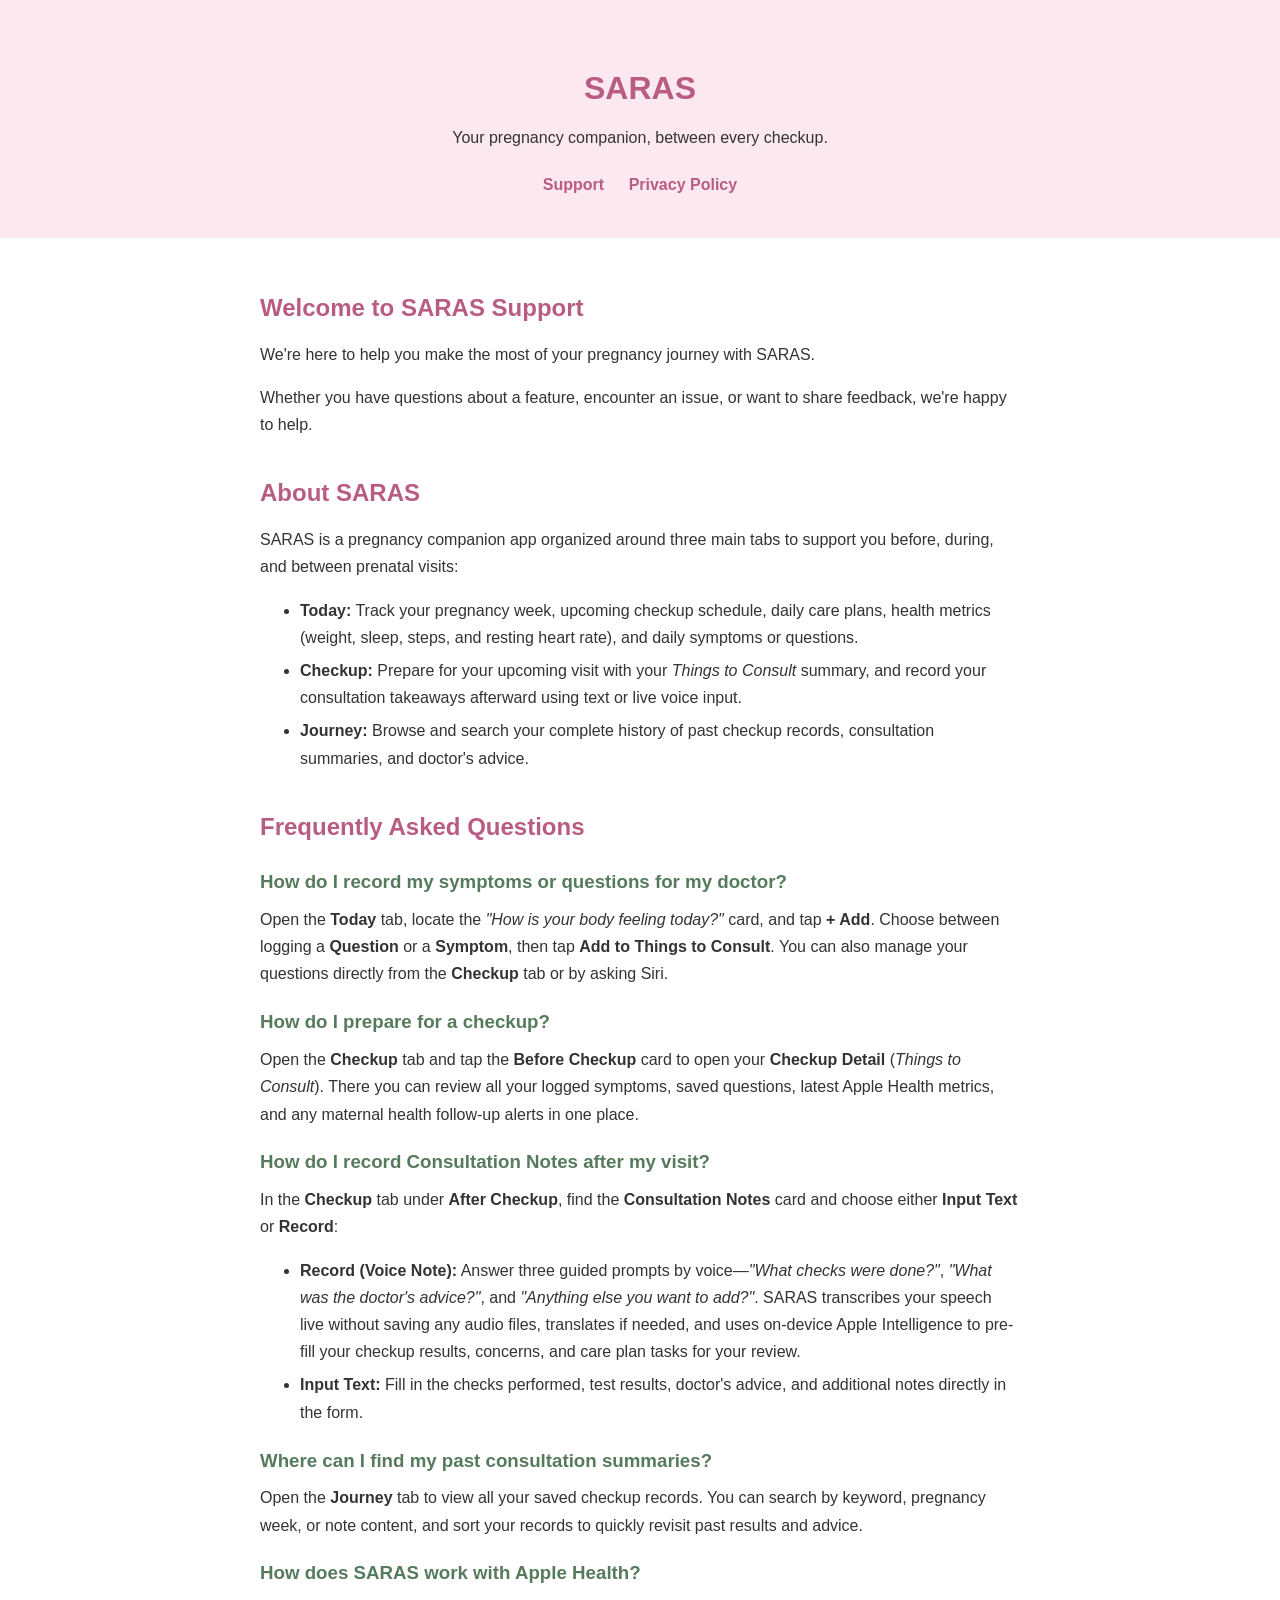
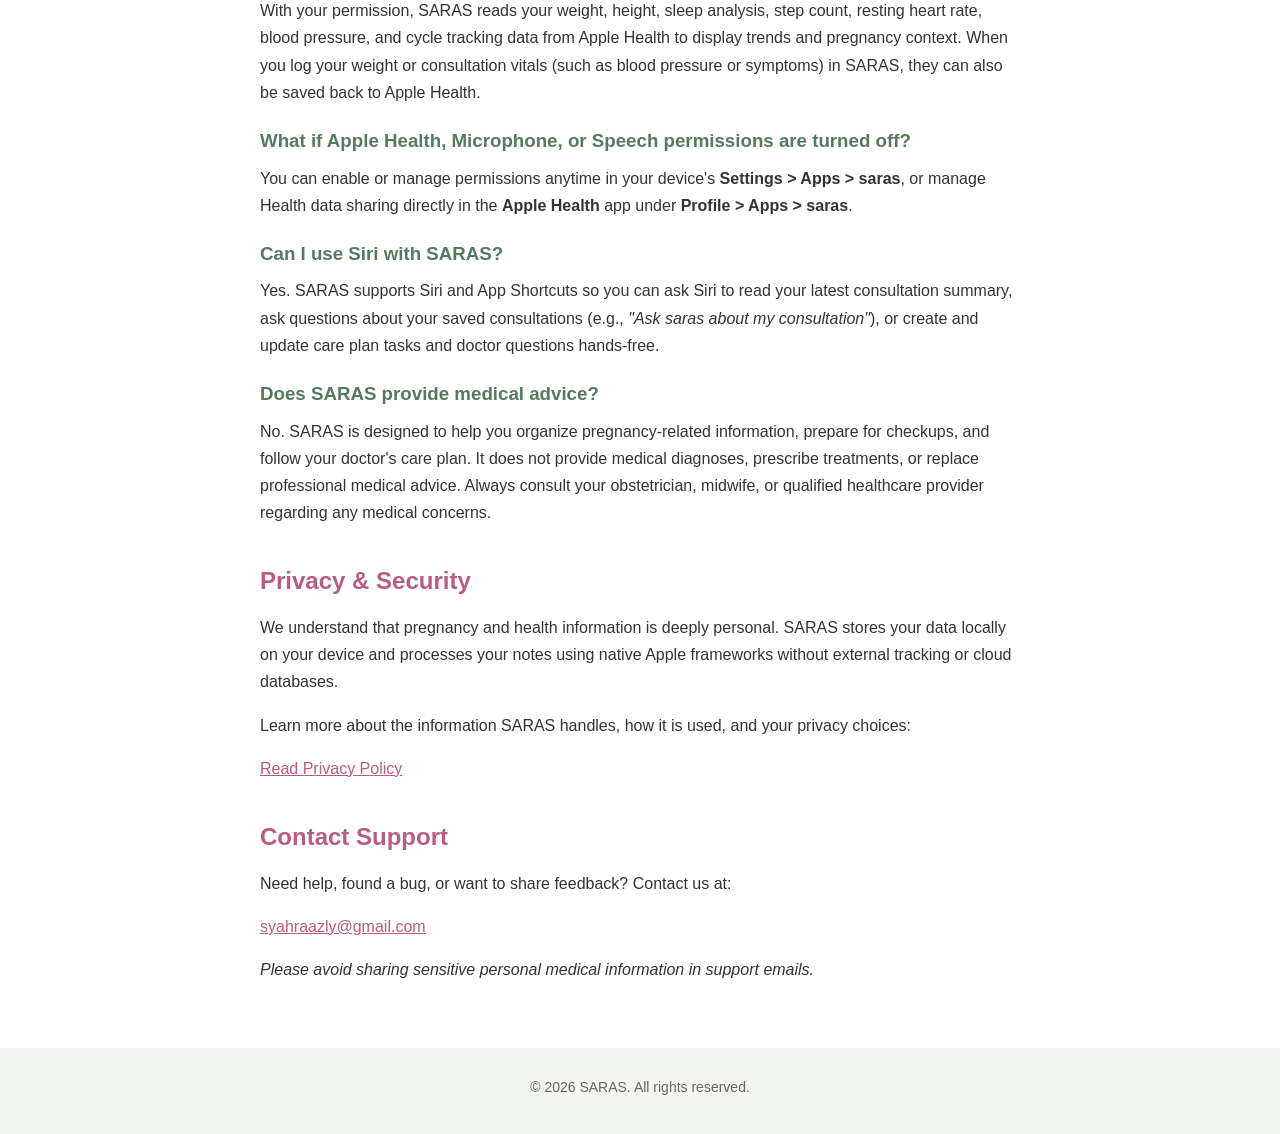
<file: index.html>
<!DOCTYPE html>
<html lang="en">
<head>
  <meta charset="UTF-8">
  <meta name="viewport" content="width=device-width, initial-scale=1.0">
  <title>SARAS - Support</title>
  <link rel="stylesheet" href="style.css">
</head>
<body>

  <header>
    <h1>SARAS</h1>
    <p>Your pregnancy companion, between every checkup.</p>

    <nav>
      <a href="index.html">Support</a>
      <a href="privacy.html">Privacy Policy</a>
    </nav>
  </header>

  <main>
    <section>
      <h2>Welcome to SARAS Support</h2>
      <p>
        We're here to help you make the most of your pregnancy journey with
        SARAS.
      </p>
      <p>
        Whether you have questions about a feature, encounter an issue, or want
        to share feedback, we're happy to help.
      </p>
    </section>

    <section>
      <h2>About SARAS</h2>
      <p>
        SARAS is a pregnancy companion app organized around three main tabs to
        support you before, during, and between prenatal visits:
      </p>
      <ul>
        <li>
          <strong>Today:</strong> Track your pregnancy week, upcoming checkup
          schedule, daily care plans, health metrics (weight, sleep, steps, and
          resting heart rate), and daily symptoms or questions.
        </li>
        <li>
          <strong>Checkup:</strong> Prepare for your upcoming visit with your
          <em>Things to Consult</em> summary, and record your consultation
          takeaways afterward using text or live voice input.
        </li>
        <li>
          <strong>Journey:</strong> Browse and search your complete history of
          past checkup records, consultation summaries, and doctor's advice.
        </li>
      </ul>
    </section>

    <section>
      <h2>Frequently Asked Questions</h2>

      <h3>How do I record my symptoms or questions for my doctor?</h3>
      <p>
        Open the <strong>Today</strong> tab, locate the
        <em>"How is your body feeling today?"</em> card, and tap
        <strong>+ Add</strong>. Choose between logging a
        <strong>Question</strong> or a <strong>Symptom</strong>, then tap
        <strong>Add to Things to Consult</strong>. You can also manage your
        questions directly from the <strong>Checkup</strong> tab or by asking
        Siri.
      </p>

      <h3>How do I prepare for a checkup?</h3>
      <p>
        Open the <strong>Checkup</strong> tab and tap the
        <strong>Before Checkup</strong> card to open your
        <strong>Checkup Detail</strong> (<em>Things to Consult</em>). There you
        can review all your logged symptoms, saved questions, latest Apple
        Health metrics, and any maternal health follow-up alerts in one place.
      </p>

      <h3>How do I record Consultation Notes after my visit?</h3>
      <p>
        In the <strong>Checkup</strong> tab under <strong>After Checkup</strong>,
        find the <strong>Consultation Notes</strong> card and choose either
        <strong>Input Text</strong> or <strong>Record</strong>:
      </p>
      <ul>
        <li>
          <strong>Record (Voice Note):</strong> Answer three guided prompts by
          voice—<em>"What checks were done?"</em>,
          <em>"What was the doctor's advice?"</em>, and
          <em>"Anything else you want to add?"</em>. SARAS transcribes your
          speech live without saving any audio files, translates if needed, and
          uses on-device Apple Intelligence to pre-fill your checkup results,
          concerns, and care plan tasks for your review.
        </li>
        <li>
          <strong>Input Text:</strong> Fill in the checks performed, test
          results, doctor's advice, and additional notes directly in the form.
        </li>
      </ul>

      <h3>Where can I find my past consultation summaries?</h3>
      <p>
        Open the <strong>Journey</strong> tab to view all your saved checkup
        records. You can search by keyword, pregnancy week, or note content, and
        sort your records to quickly revisit past results and advice.
      </p>

      <h3>How does SARAS work with Apple Health?</h3>
      <p>
        With your permission, SARAS reads your weight, height, sleep analysis,
        step count, resting heart rate, blood pressure, and cycle tracking data
        from Apple Health to display trends and pregnancy context. When you log
        your weight or consultation vitals (such as blood pressure or symptoms)
        in SARAS, they can also be saved back to Apple Health.
      </p>

      <h3>What if Apple Health, Microphone, or Speech permissions are turned off?</h3>
      <p>
        You can enable or manage permissions anytime in your device's
        <strong>Settings &gt; Apps &gt; saras</strong>, or manage Health data
        sharing directly in the <strong>Apple Health</strong> app under
        <strong>Profile &gt; Apps &gt; saras</strong>.
      </p>

      <h3>Can I use Siri with SARAS?</h3>
      <p>
        Yes. SARAS supports Siri and App Shortcuts so you can ask Siri to read
        your latest consultation summary, ask questions about your saved
        consultations (e.g., <em>"Ask saras about my consultation"</em>), or
        create and update care plan tasks and doctor questions hands-free.
      </p>

      <h3>Does SARAS provide medical advice?</h3>
      <p>
        No. SARAS is designed to help you organize pregnancy-related
        information, prepare for checkups, and follow your doctor's care plan.
        It does not provide medical diagnoses, prescribe treatments, or replace
        professional medical advice. Always consult your obstetrician, midwife,
        or qualified healthcare provider regarding any medical concerns.
      </p>
    </section>

    <section>
      <h2>Privacy &amp; Security</h2>
      <p>
        We understand that pregnancy and health information is deeply personal.
        SARAS stores your data locally on your device and processes your notes
        using native Apple frameworks without external tracking or cloud
        databases.
      </p>
      <p>
        Learn more about the information SARAS handles, how it is used, and
        your privacy choices:
      </p>

      <p>
        <a href="privacy.html">Read Privacy Policy</a>
      </p>
    </section>

    <section>
      <h2>Contact Support</h2>
      <p>
        Need help, found a bug, or want to share feedback? Contact us at:
      </p>

      <p>
        <a href="mailto:syahraazly@gmail.com">
          syahraazly@gmail.com
        </a>
      </p>

      <p>
        <em>Please avoid sharing sensitive personal medical information in support emails.</em>
      </p>
    </section>
  </main>

  <footer>
    <p>&copy; 2026 SARAS. All rights reserved.</p>
  </footer>

</body>
</html>
</file>
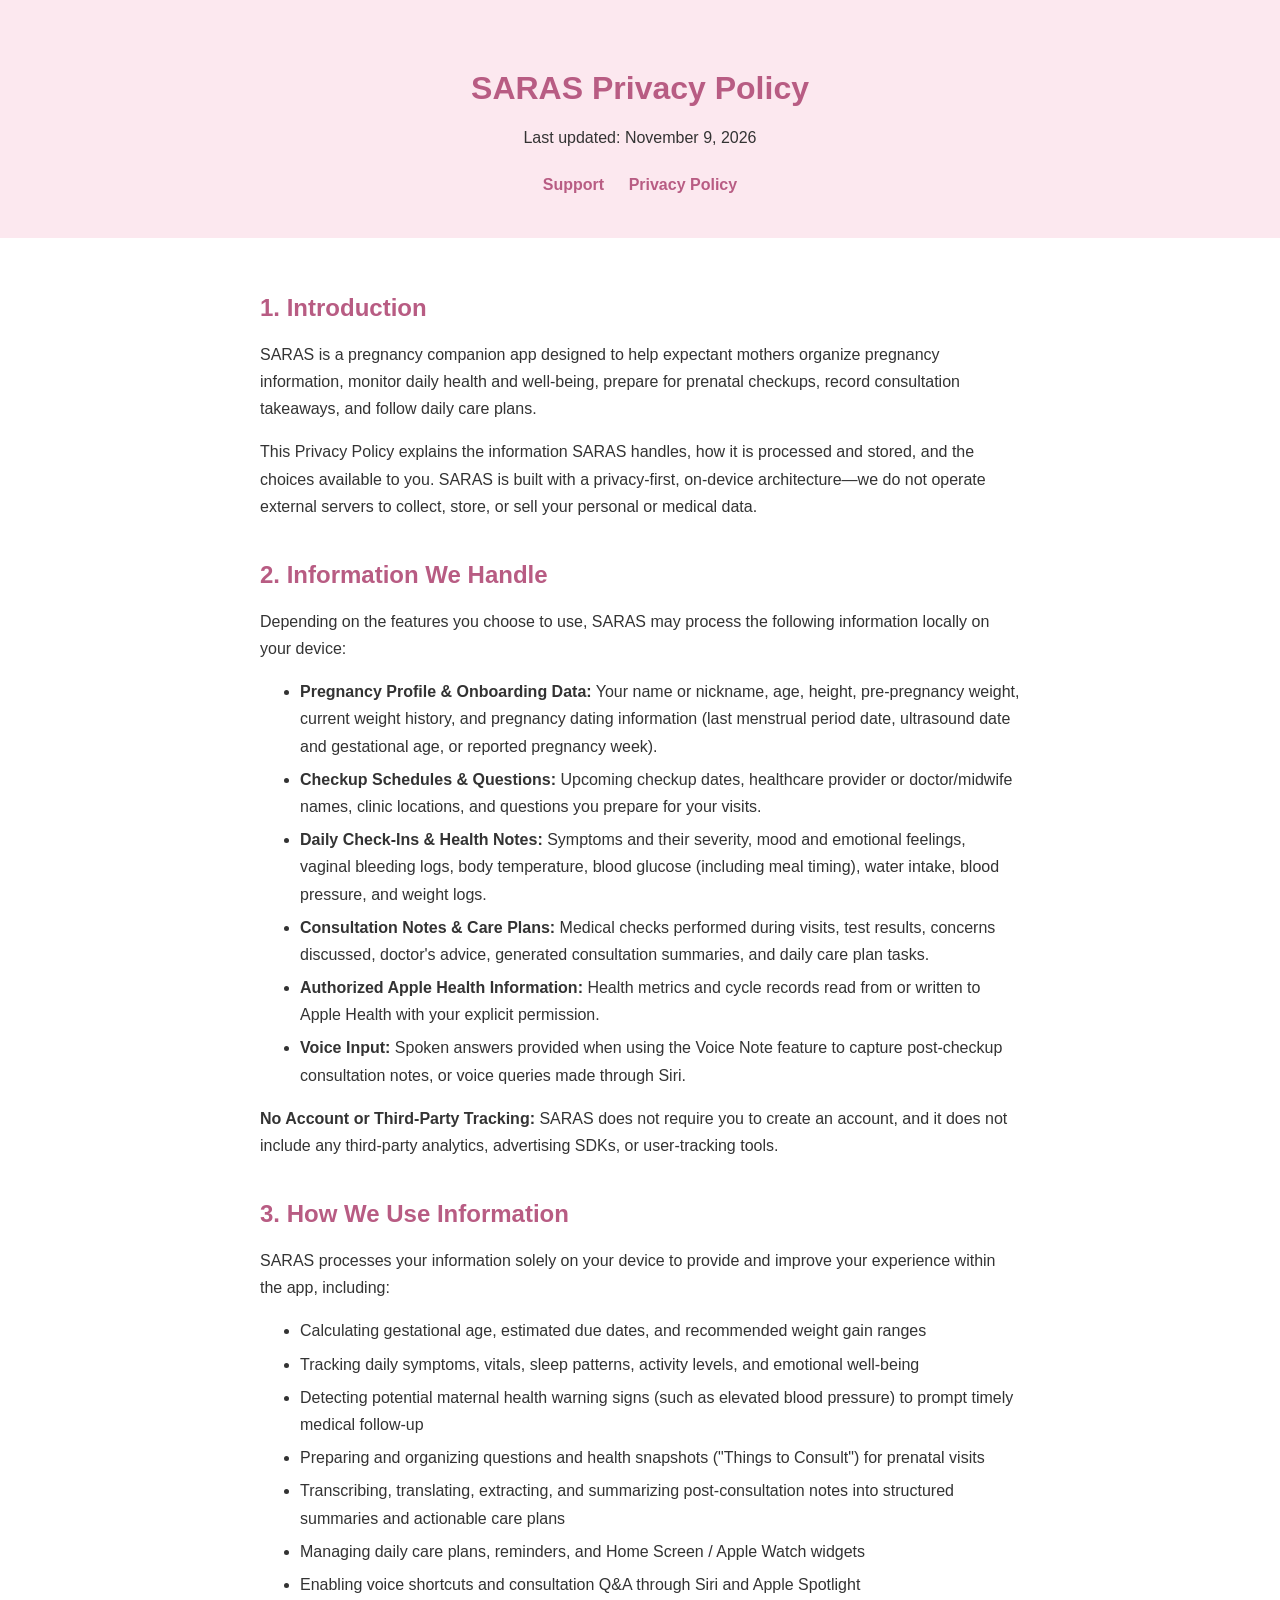
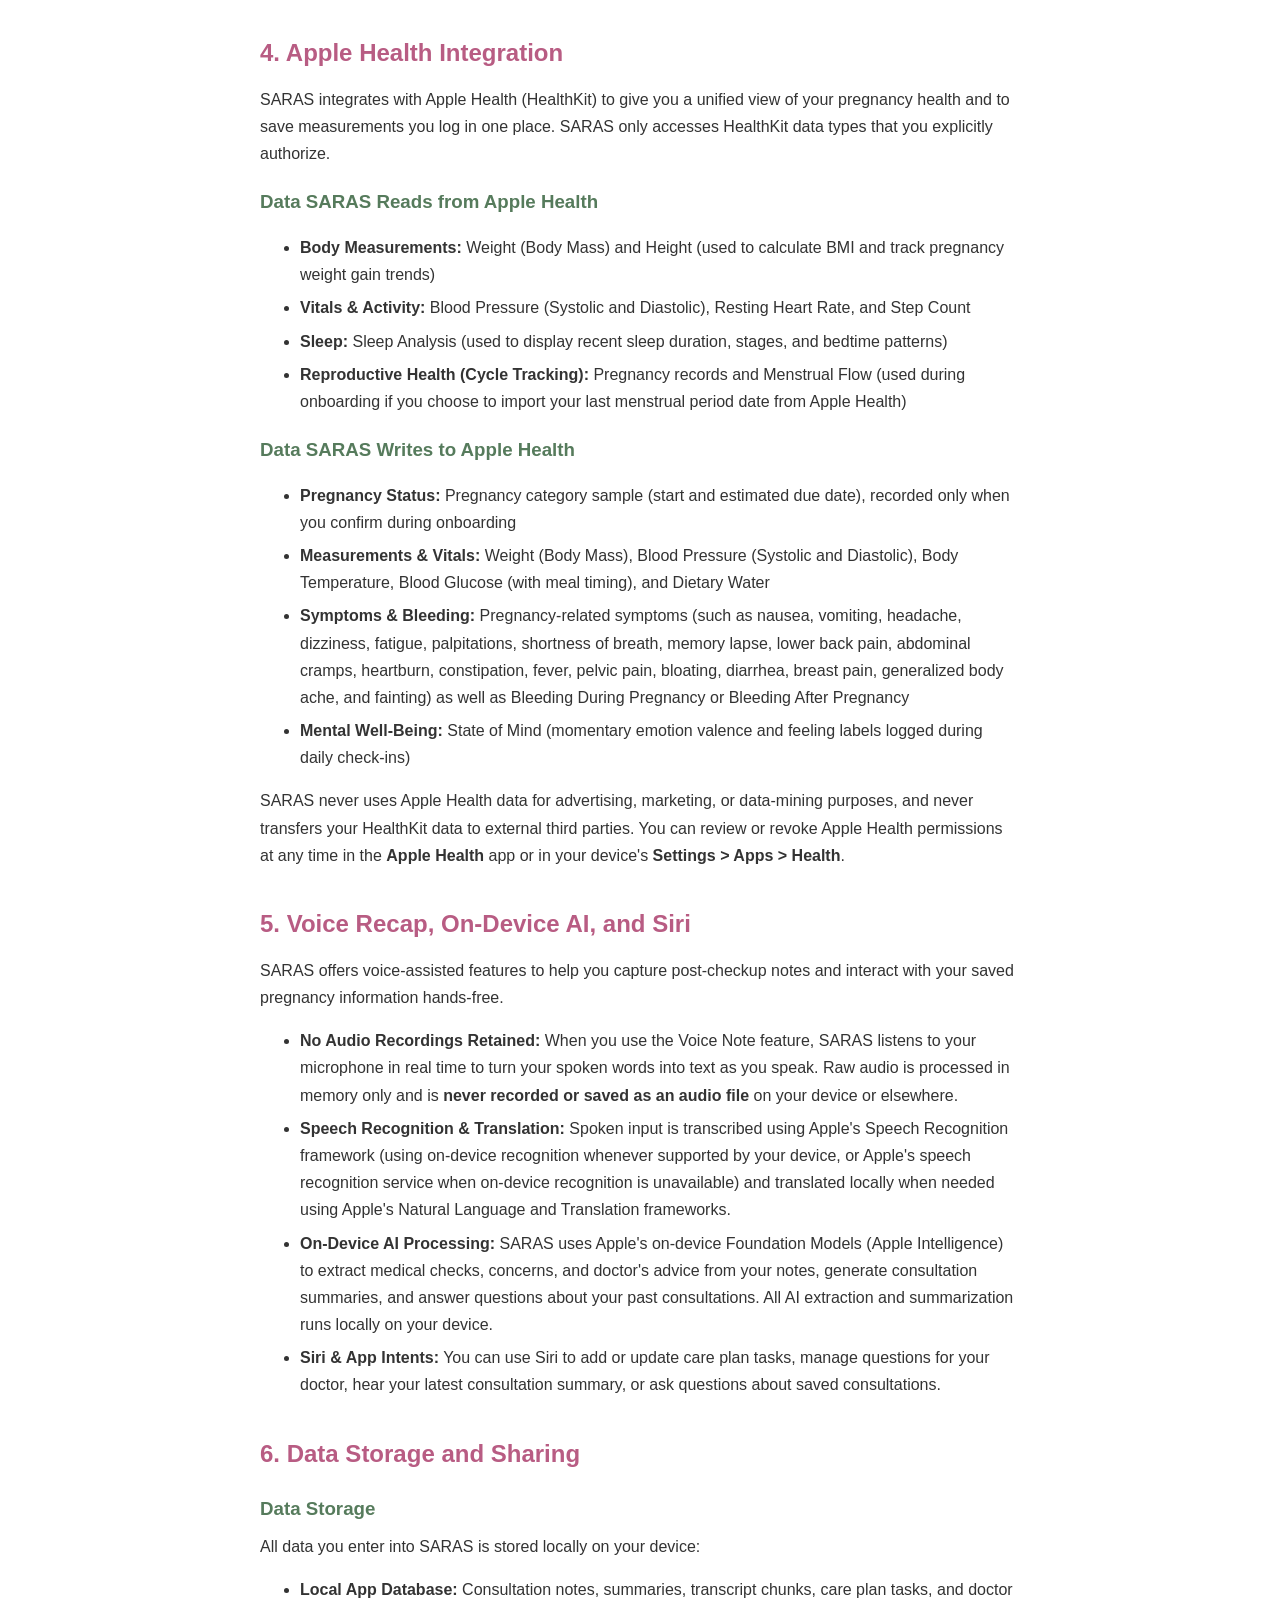
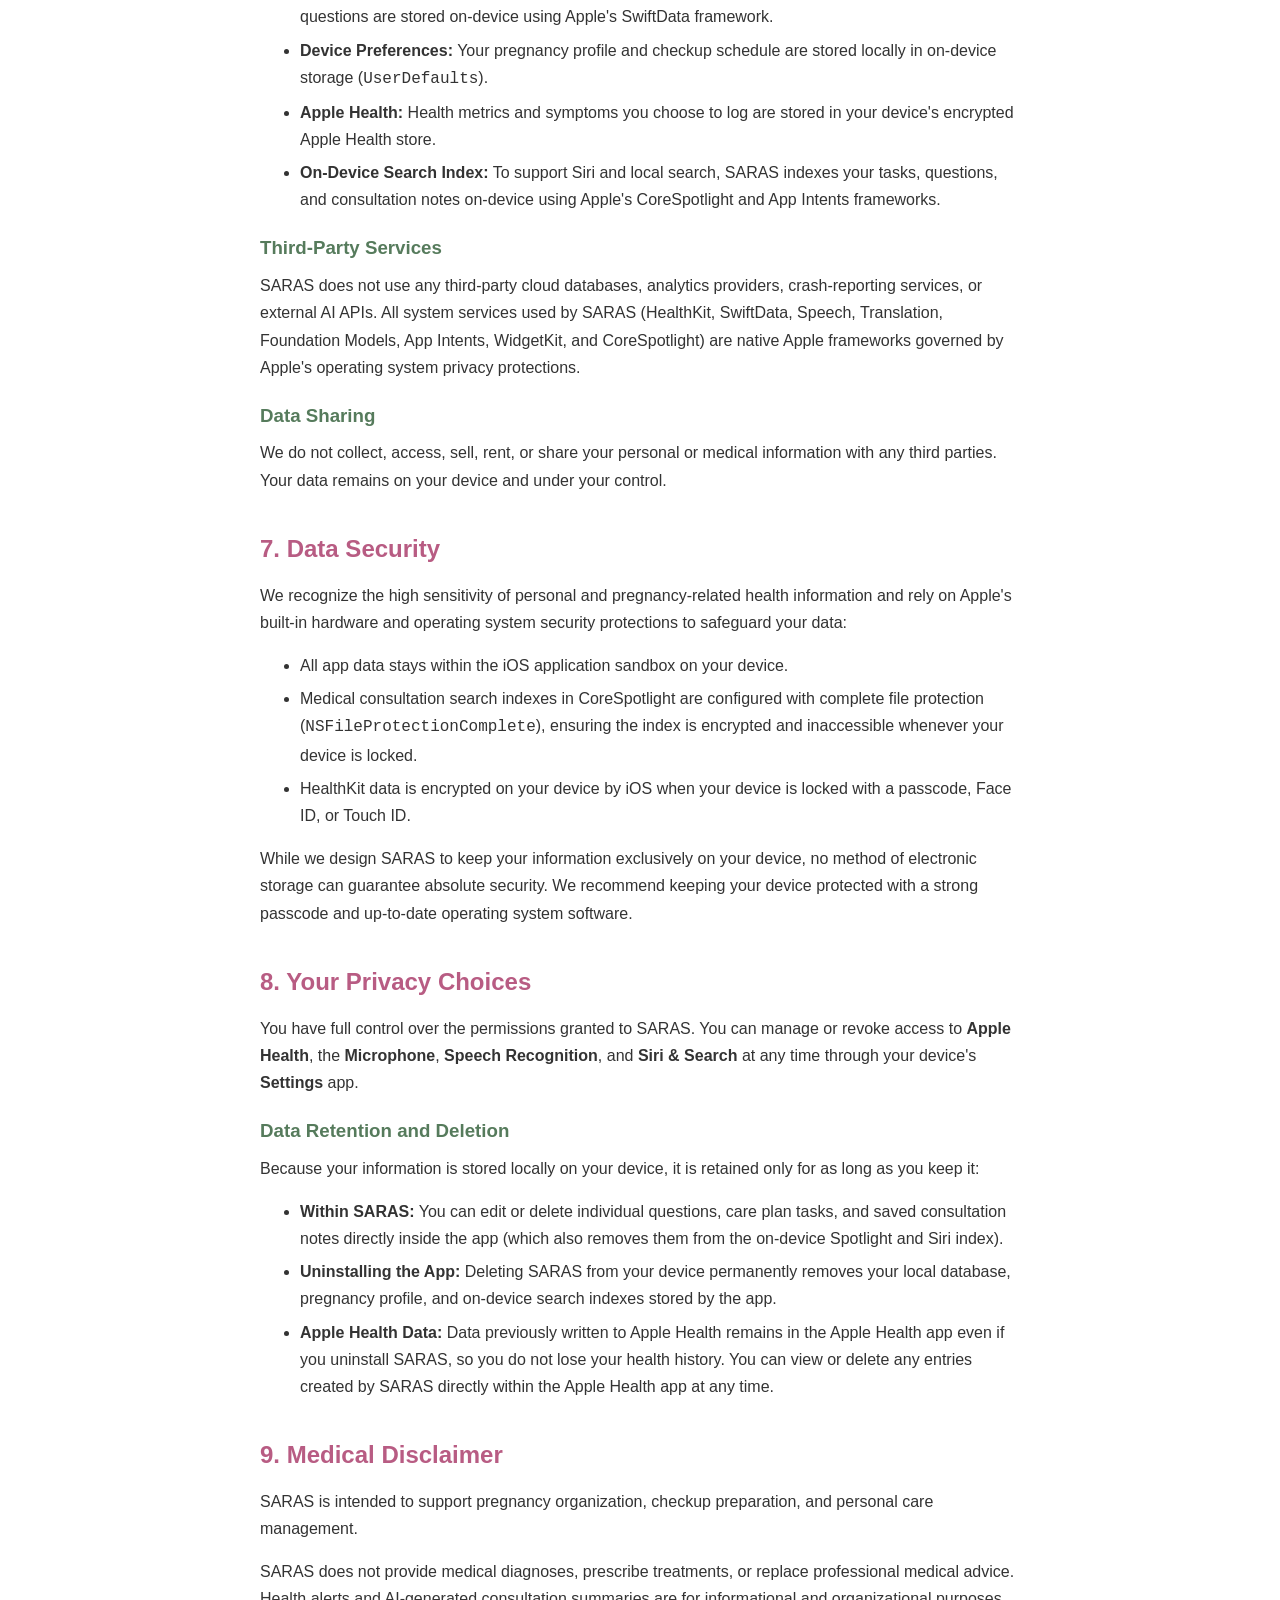
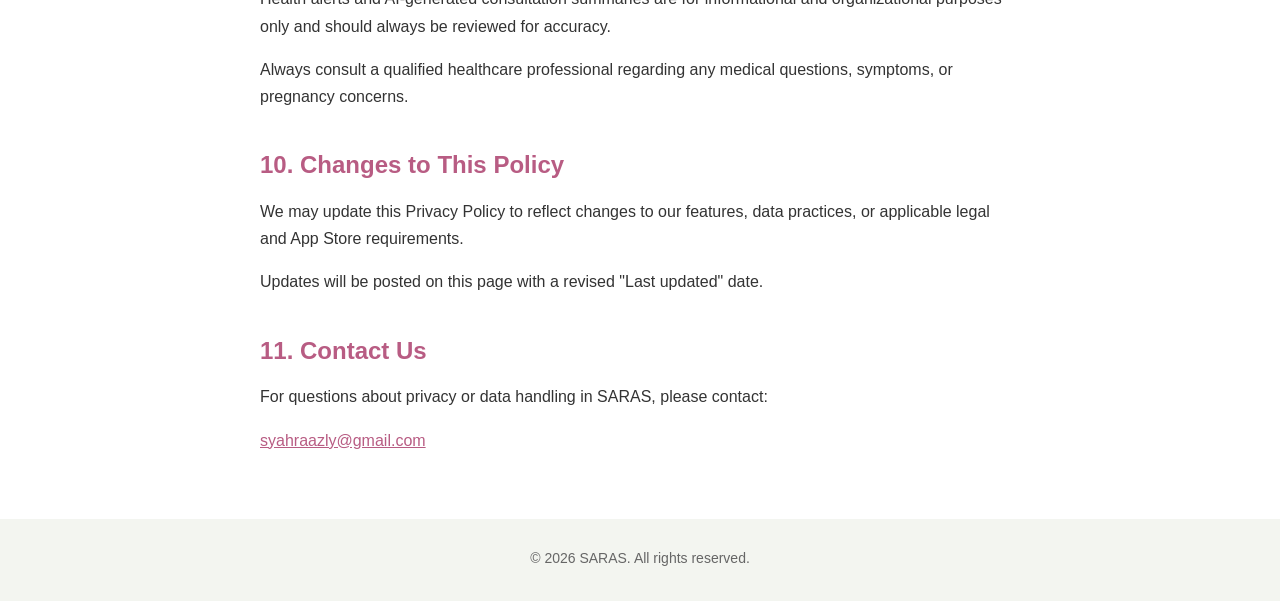
<file: privacy.html>
<!DOCTYPE html>
<html lang="en">
<head>
  <meta charset="UTF-8">
  <meta name="viewport" content="width=device-width, initial-scale=1.0">
  <title>SARAS - Privacy Policy</title>
  <link rel="stylesheet" href="style.css">
</head>
<body>

  <header>
    <h1>SARAS Privacy Policy</h1>
    <p>Last updated: November 9, 2026</p>

    <nav>
      <a href="index.html">Support</a>
      <a href="privacy.html">Privacy Policy</a>
    </nav>
  </header>

  <main>
    <section>
      <h2>1. Introduction</h2>
      <p>
        SARAS is a pregnancy companion app designed to help expectant mothers
        organize pregnancy information, monitor daily health and well-being,
        prepare for prenatal checkups, record consultation takeaways, and follow
        daily care plans.
      </p>
      <p>
        This Privacy Policy explains the information SARAS handles, how it is
        processed and stored, and the choices available to you. SARAS is built
        with a privacy-first, on-device architecture—we do not operate external
        servers to collect, store, or sell your personal or medical data.
      </p>
    </section>

    <section>
      <h2>2. Information We Handle</h2>
      <p>
        Depending on the features you choose to use, SARAS may process the
        following information locally on your device:
      </p>

      <ul>
        <li>
          <strong>Pregnancy Profile &amp; Onboarding Data:</strong> Your name or
          nickname, age, height, pre-pregnancy weight, current weight history,
          and pregnancy dating information (last menstrual period date,
          ultrasound date and gestational age, or reported pregnancy week).
        </li>
        <li>
          <strong>Checkup Schedules &amp; Questions:</strong> Upcoming checkup
          dates, healthcare provider or doctor/midwife names, clinic locations,
          and questions you prepare for your visits.
        </li>
        <li>
          <strong>Daily Check-Ins &amp; Health Notes:</strong> Symptoms and their
          severity, mood and emotional feelings, vaginal bleeding logs, body
          temperature, blood glucose (including meal timing), water intake,
          blood pressure, and weight logs.
        </li>
        <li>
          <strong>Consultation Notes &amp; Care Plans:</strong> Medical checks
          performed during visits, test results, concerns discussed, doctor's
          advice, generated consultation summaries, and daily care plan tasks.
        </li>
        <li>
          <strong>Authorized Apple Health Information:</strong> Health metrics
          and cycle records read from or written to Apple Health with your
          explicit permission.
        </li>
        <li>
          <strong>Voice Input:</strong> Spoken answers provided when using the
          Voice Note feature to capture post-checkup consultation notes, or voice
          queries made through Siri.
        </li>
      </ul>

      <p>
        <strong>No Account or Third-Party Tracking:</strong> SARAS does not
        require you to create an account, and it does not include any third-party
        analytics, advertising SDKs, or user-tracking tools.
      </p>
    </section>

    <section>
      <h2>3. How We Use Information</h2>
      <p>
        SARAS processes your information solely on your device to provide and
        improve your experience within the app, including:
      </p>

      <ul>
        <li>Calculating gestational age, estimated due dates, and recommended weight gain ranges</li>
        <li>Tracking daily symptoms, vitals, sleep patterns, activity levels, and emotional well-being</li>
        <li>Detecting potential maternal health warning signs (such as elevated blood pressure) to prompt timely medical follow-up</li>
        <li>Preparing and organizing questions and health snapshots ("Things to Consult") for prenatal visits</li>
        <li>Transcribing, translating, extracting, and summarizing post-consultation notes into structured summaries and actionable care plans</li>
        <li>Managing daily care plans, reminders, and Home Screen / Apple Watch widgets</li>
        <li>Enabling voice shortcuts and consultation Q&amp;A through Siri and Apple Spotlight</li>
      </ul>
    </section>

    <section>
      <h2>4. Apple Health Integration</h2>
      <p>
        SARAS integrates with Apple Health (HealthKit) to give you a unified view
        of your pregnancy health and to save measurements you log in one place.
        SARAS only accesses HealthKit data types that you explicitly authorize.
      </p>

      <h3>Data SARAS Reads from Apple Health</h3>
      <ul>
        <li><strong>Body Measurements:</strong> Weight (Body Mass) and Height (used to calculate BMI and track pregnancy weight gain trends)</li>
        <li><strong>Vitals &amp; Activity:</strong> Blood Pressure (Systolic and Diastolic), Resting Heart Rate, and Step Count</li>
        <li><strong>Sleep:</strong> Sleep Analysis (used to display recent sleep duration, stages, and bedtime patterns)</li>
        <li><strong>Reproductive Health (Cycle Tracking):</strong> Pregnancy records and Menstrual Flow (used during onboarding if you choose to import your last menstrual period date from Apple Health)</li>
      </ul>

      <h3>Data SARAS Writes to Apple Health</h3>
      <ul>
        <li><strong>Pregnancy Status:</strong> Pregnancy category sample (start and estimated due date), recorded only when you confirm during onboarding</li>
        <li><strong>Measurements &amp; Vitals:</strong> Weight (Body Mass), Blood Pressure (Systolic and Diastolic), Body Temperature, Blood Glucose (with meal timing), and Dietary Water</li>
        <li><strong>Symptoms &amp; Bleeding:</strong> Pregnancy-related symptoms (such as nausea, vomiting, headache, dizziness, fatigue, palpitations, shortness of breath, memory lapse, lower back pain, abdominal cramps, heartburn, constipation, fever, pelvic pain, bloating, diarrhea, breast pain, generalized body ache, and fainting) as well as Bleeding During Pregnancy or Bleeding After Pregnancy</li>
        <li><strong>Mental Well-Being:</strong> State of Mind (momentary emotion valence and feeling labels logged during daily check-ins)</li>
      </ul>

      <p>
        SARAS never uses Apple Health data for advertising, marketing, or
        data-mining purposes, and never transfers your HealthKit data to external
        third parties. You can review or revoke Apple Health permissions at any
        time in the <strong>Apple Health</strong> app or in your device's
        <strong>Settings &gt; Apps &gt; Health</strong>.
      </p>
    </section>

    <section>
      <h2>5. Voice Recap, On-Device AI, and Siri</h2>
      <p>
        SARAS offers voice-assisted features to help you capture post-checkup
        notes and interact with your saved pregnancy information hands-free.
      </p>

      <ul>
        <li>
          <strong>No Audio Recordings Retained:</strong> When you use the Voice
          Note feature, SARAS listens to your microphone in real time to turn
          your spoken words into text as you speak. Raw audio is processed in
          memory only and is <strong>never recorded or saved as an audio file</strong>
          on your device or elsewhere.
        </li>
        <li>
          <strong>Speech Recognition &amp; Translation:</strong> Spoken input is
          transcribed using Apple's Speech Recognition framework (using on-device
          recognition whenever supported by your device, or Apple's speech
          recognition service when on-device recognition is unavailable) and
          translated locally when needed using Apple's Natural Language and
          Translation frameworks.
        </li>
        <li>
          <strong>On-Device AI Processing:</strong> SARAS uses Apple's on-device
          Foundation Models (Apple Intelligence) to extract medical checks,
          concerns, and doctor's advice from your notes, generate consultation
          summaries, and answer questions about your past consultations. All AI
          extraction and summarization runs locally on your device.
        </li>
        <li>
          <strong>Siri &amp; App Intents:</strong> You can use Siri to add or
          update care plan tasks, manage questions for your doctor, hear your
          latest consultation summary, or ask questions about saved consultations.
        </li>
      </ul>
    </section>

    <section>
      <h2>6. Data Storage and Sharing</h2>

      <h3>Data Storage</h3>
      <p>
        All data you enter into SARAS is stored locally on your device:
      </p>
      <ul>
        <li><strong>Local App Database:</strong> Consultation notes, summaries, transcript chunks, care plan tasks, and doctor questions are stored on-device using Apple's SwiftData framework.</li>
        <li><strong>Device Preferences:</strong> Your pregnancy profile and checkup schedule are stored locally in on-device storage (<code>UserDefaults</code>).</li>
        <li><strong>Apple Health:</strong> Health metrics and symptoms you choose to log are stored in your device's encrypted Apple Health store.</li>
        <li><strong>On-Device Search Index:</strong> To support Siri and local search, SARAS indexes your tasks, questions, and consultation notes on-device using Apple's CoreSpotlight and App Intents frameworks.</li>
      </ul>

      <h3>Third-Party Services</h3>
      <p>
        SARAS does not use any third-party cloud databases, analytics providers,
        crash-reporting services, or external AI APIs. All system services used
        by SARAS (HealthKit, SwiftData, Speech, Translation, Foundation Models,
        App Intents, WidgetKit, and CoreSpotlight) are native Apple frameworks
        governed by Apple's operating system privacy protections.
      </p>

      <h3>Data Sharing</h3>
      <p>
        We do not collect, access, sell, rent, or share your personal or medical
        information with any third parties. Your data remains on your device and
        under your control.
      </p>
    </section>

    <section>
      <h2>7. Data Security</h2>
      <p>
        We recognize the high sensitivity of personal and pregnancy-related
        health information and rely on Apple's built-in hardware and operating
        system security protections to safeguard your data:
      </p>
      <ul>
        <li>All app data stays within the iOS application sandbox on your device.</li>
        <li>Medical consultation search indexes in CoreSpotlight are configured with complete file protection (<code>NSFileProtectionComplete</code>), ensuring the index is encrypted and inaccessible whenever your device is locked.</li>
        <li>HealthKit data is encrypted on your device by iOS when your device is locked with a passcode, Face ID, or Touch ID.</li>
      </ul>
      <p>
        While we design SARAS to keep your information exclusively on your
        device, no method of electronic storage can guarantee absolute security.
        We recommend keeping your device protected with a strong passcode and
        up-to-date operating system software.
      </p>
    </section>

    <section>
      <h2>8. Your Privacy Choices</h2>
      <p>
        You have full control over the permissions granted to SARAS. You can
        manage or revoke access to <strong>Apple Health</strong>, the
        <strong>Microphone</strong>, <strong>Speech Recognition</strong>, and
        <strong>Siri &amp; Search</strong> at any time through your device's
        <strong>Settings</strong> app.
      </p>

      <h3>Data Retention and Deletion</h3>
      <p>
        Because your information is stored locally on your device, it is retained
        only for as long as you keep it:
      </p>
      <ul>
        <li><strong>Within SARAS:</strong> You can edit or delete individual questions, care plan tasks, and saved consultation notes directly inside the app (which also removes them from the on-device Spotlight and Siri index).</li>
        <li><strong>Uninstalling the App:</strong> Deleting SARAS from your device permanently removes your local database, pregnancy profile, and on-device search indexes stored by the app.</li>
        <li><strong>Apple Health Data:</strong> Data previously written to Apple Health remains in the Apple Health app even if you uninstall SARAS, so you do not lose your health history. You can view or delete any entries created by SARAS directly within the Apple Health app at any time.</li>
      </ul>
    </section>

    <section>
      <h2>9. Medical Disclaimer</h2>
      <p>
        SARAS is intended to support pregnancy organization, checkup preparation,
        and personal care management.
      </p>
      <p>
        SARAS does not provide medical diagnoses, prescribe treatments, or
        replace professional medical advice. Health alerts and AI-generated
        consultation summaries are for informational and organizational purposes
        only and should always be reviewed for accuracy.
      </p>
      <p>
        Always consult a qualified healthcare professional regarding any medical
        questions, symptoms, or pregnancy concerns.
      </p>
    </section>

    <section>
      <h2>10. Changes to This Policy</h2>
      <p>
        We may update this Privacy Policy to reflect changes to our features,
        data practices, or applicable legal and App Store requirements.
      </p>
      <p>
        Updates will be posted on this page with a revised "Last updated" date.
      </p>
    </section>

    <section>
      <h2>11. Contact Us</h2>
      <p>
        For questions about privacy or data handling in SARAS, please contact:
      </p>

      <a href="mailto:syahraazly@gmail.com">
        syahraazly@gmail.com
      </a>
    </section>
  </main>

  <footer>
    <p>&copy; 2026 SARAS. All rights reserved.</p>
  </footer>

</body>
</html>
</file>
<file: style.css>
* {
  box-sizing: border-box;
}

body {
  margin: 0;
  font-family: Arial, sans-serif;
  font-size: 16px;
  line-height: 1.7;
  color: #333;
  background-color: #fff;
}

header {
  background-color: #fce8ef;
  text-align: center;
  padding: 40px 20px;
}

header h1 {
  color: #b85c83;
  margin-bottom: 8px;
}

nav {
  margin-top: 20px;
}

nav a {
  margin: 0 10px;
  text-decoration: none;
  color: #b85c83;
  font-weight: bold;
}

main {
  max-width: 800px;
  margin: 0 auto;
  padding: 30px 20px;
}

section {
  margin-bottom: 35px;
}

h2 {
  color: #b85c83;
  margin-bottom: 12px;
}

h3 {
  color: #567b5c;
  margin-bottom: 5px;
}

p {
  margin-top: 8px;
}

li {
  margin-bottom: 6px;
}

a {
  color: #b85c83;
}

a:hover {
  text-decoration: underline;
}

footer {
  background-color: #f3f5f0;
  text-align: center;
  padding: 20px;
  font-size: 14px;
  color: #666;
}

@media (max-width: 600px) {
  header {
    padding: 30px 15px;
  }

  main {
    padding: 20px 15px;
  }
}
</file>
